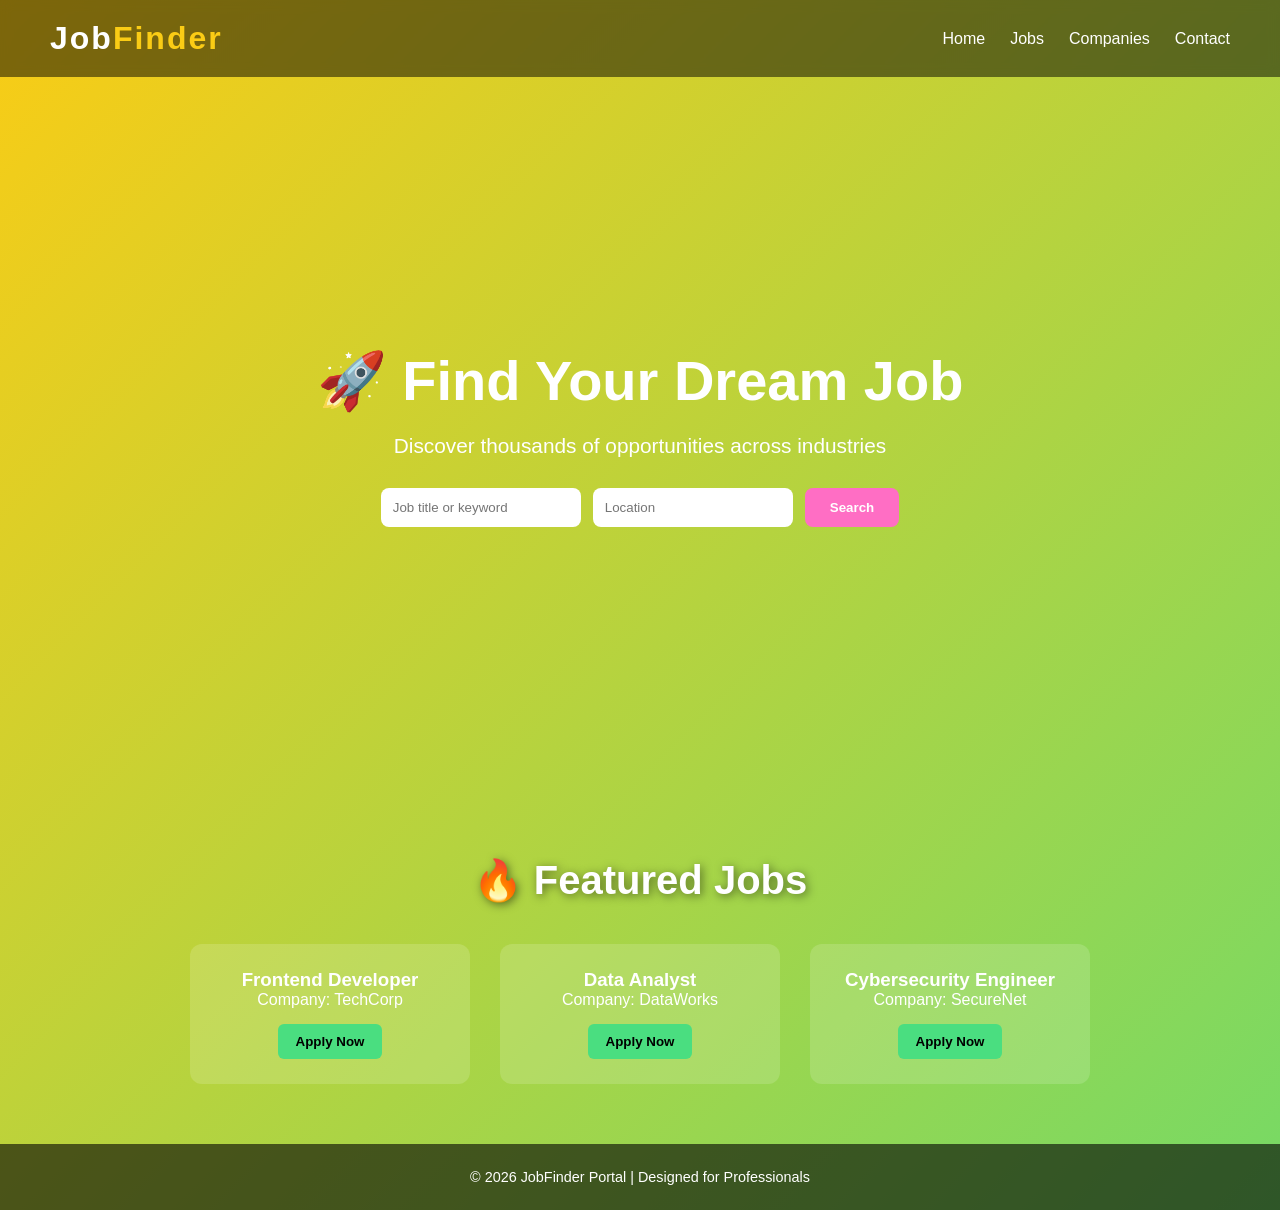
<file: experiment_1/index.html>
<!DOCTYPE html>
<html lang="en">
<head>
  <meta charset="UTF-8">
  <meta name="viewport" content="width=device-width, initial-scale=1.0">
  <title>Job Finder Portal</title>
  <link rel="stylesheet" href="style.css">
</head>
<body>
  <!-- Header -->
  <header>
    <h1 class="logo">Job<span>Finder</span></h1>
    <nav>
      <ul>
        <li><a href="#">Home</a></li>
        <li><a href="#">Jobs</a></li>
        <li><a href="#">Companies</a></li>
        <li><a href="#">Contact</a></li>
      </ul>
    </nav>
  </header>

  <!-- Hero Section -->
  <section class="hero">
    <div class="hero-content">
      <h2>🚀 Find Your Dream Job</h2>
      <p>Discover thousands of opportunities across industries</p>
      <form class="search-box">
        <input type="text" placeholder="Job title or keyword">
        <input type="text" placeholder="Location">
        <button type="submit">Search</button>
      </form>
    </div>
  </section>

  <!-- Featured Jobs -->
  <section class="jobs">
    <h2>🔥 Featured Jobs</h2>
    <div class="job-grid">
      <div class="job-card">
        <h3>Frontend Developer</h3>
        <p>Company: TechCorp</p>
        <button>Apply Now</button>
      </div>
      <div class="job-card">
        <h3>Data Analyst</h3>
        <p>Company: DataWorks</p>
        <button>Apply Now</button>
      </div>
      <div class="job-card">
        <h3>Cybersecurity Engineer</h3>
        <p>Company: SecureNet</p>
        <button>Apply Now</button>
      </div>
    </div>
  </section>

  <!-- Footer -->
  <footer>
    <p>&copy; 2026 JobFinder Portal | Designed for Professionals</p>
  </footer>
</body>
</html>
</file>
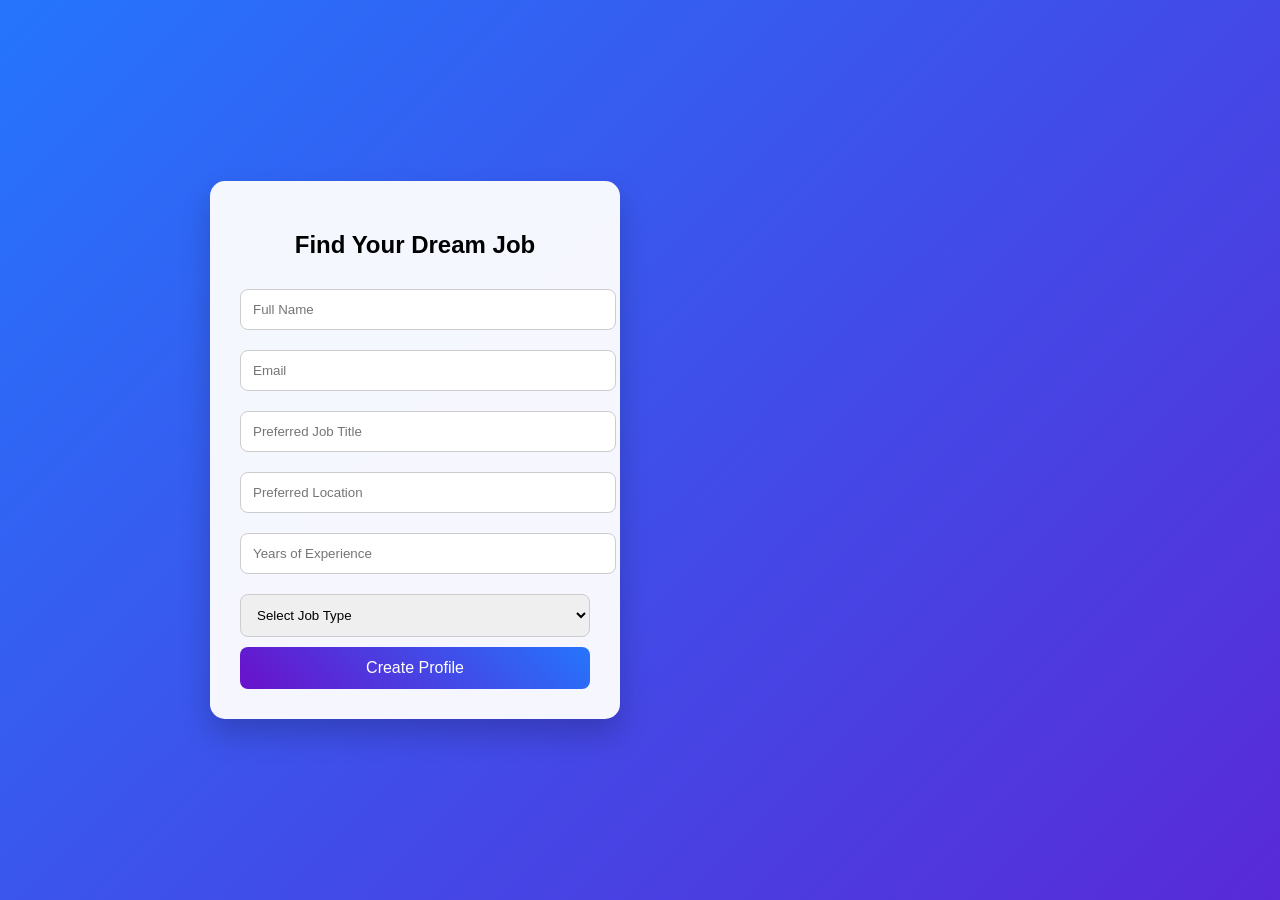
<file: experiment_3/index.html>
<!DOCTYPE html>
<html>
<head>
    <title>Dynamic Job Search Form</title>
    <link rel="stylesheet" href="style.css">
</head>
<body>

    <div class="wrapper">
        <div class="form-card">
            <h2>Find Your Dream Job</h2>

            <form id="jobForm">
                <input type="text" id="name" placeholder="Full Name" required>
                <input type="email" id="email" placeholder="Email" required>
                <input type="text" id="jobTitle" placeholder="Preferred Job Title" required>
                <input type="text" id="location" placeholder="Preferred Location" required>
                <input type="number" id="experience" placeholder="Years of Experience" required>

                <select id="jobType" required>
                    <option value="">Select Job Type</option>
                    <option>Full-Time</option>
                    <option>Part-Time</option>
                    <option>Internship</option>
                    <option>Remote</option>
                </select>

                <button type="submit">Create Profile</button>
            </form>
        </div>

        <div class="profile-card" id="profileCard">
            <h2>User Profile</h2>
            <div class="profile-content">
                <p><span>Name:</span> <strong id="pName"></strong></p>
                <p><span>Email:</span> <strong id="pEmail"></strong></p>
                <p><span>Job Title:</span> <strong id="pJobTitle"></strong></p>
                <p><span>Location:</span> <strong id="pLocation"></strong></p>
                <p><span>Experience:</span> <strong id="pExperience"></strong></p>
                <p><span>Job Type:</span> <strong id="pJobType"></strong></p>
            </div>
        </div>
    </div>

    <script src="script.js"></script>
</body>
</html>
</file>
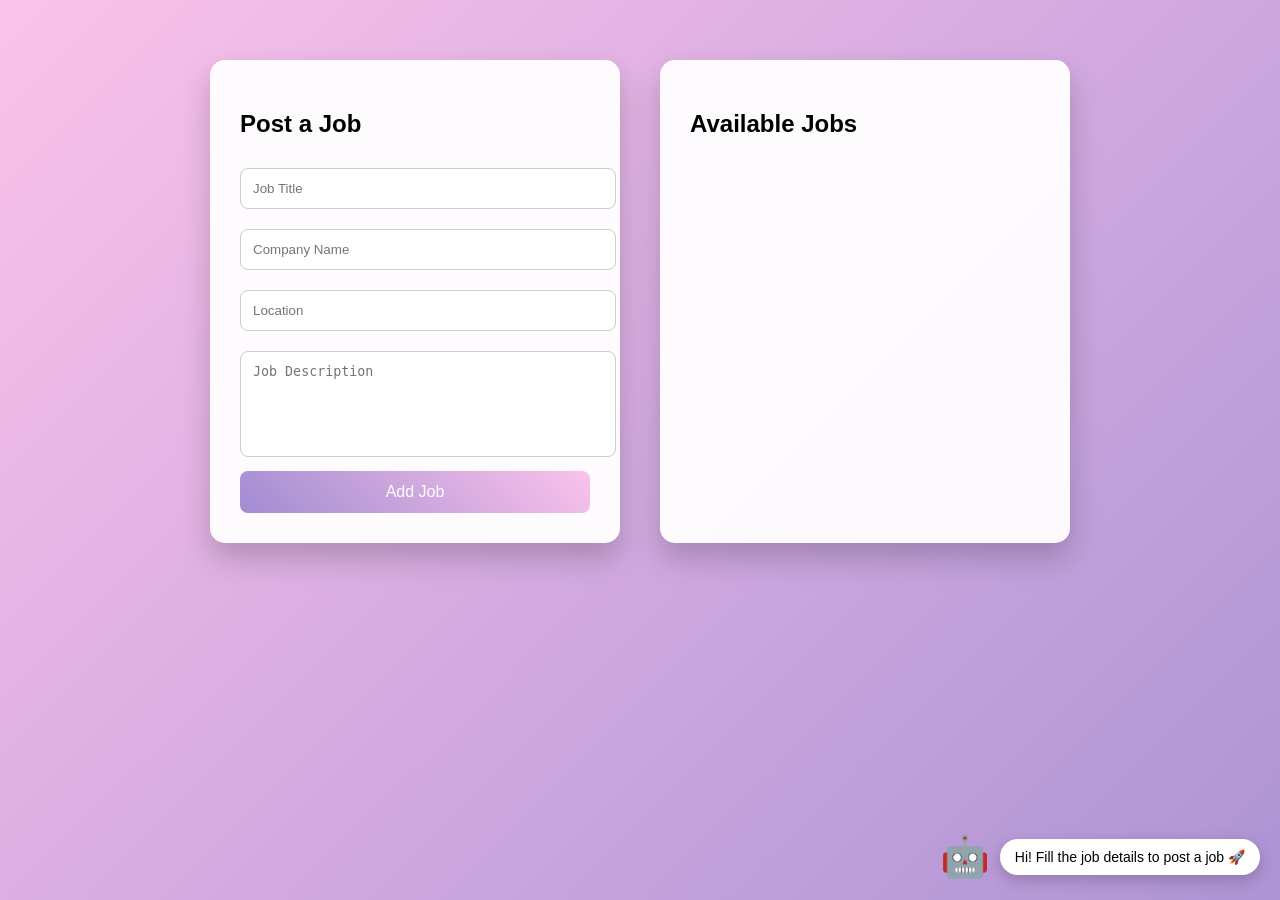
<file: experiment_4/index.html>
<!DOCTYPE html>
<html>
<head>
    <title>Animated Job Cards</title>
    <link rel="stylesheet" href="style.css">
</head>
<body>

    <div class="assistant">
        <div class="character">🤖</div>
        <div class="speech" id="speech">Hi! Fill the job details to post a job 🚀</div>
    </div>

    <div class="container">
        <div class="form-section">
            <h2>Post a Job</h2>
            <form id="jobForm">
                <input type="text" id="jobTitle" placeholder="Job Title" required>
                <input type="text" id="company" placeholder="Company Name" required>
                <input type="text" id="location" placeholder="Location" required>
                <textarea id="description" placeholder="Job Description" required></textarea>
                <button type="submit">Add Job</button>
            </form>
        </div>

        <div class="cards-section">
            <h2>Available Jobs</h2>
            <div id="jobCards"></div>
        </div>
    </div>

<script src="script.js"></script>
</body>
</html>
</file>
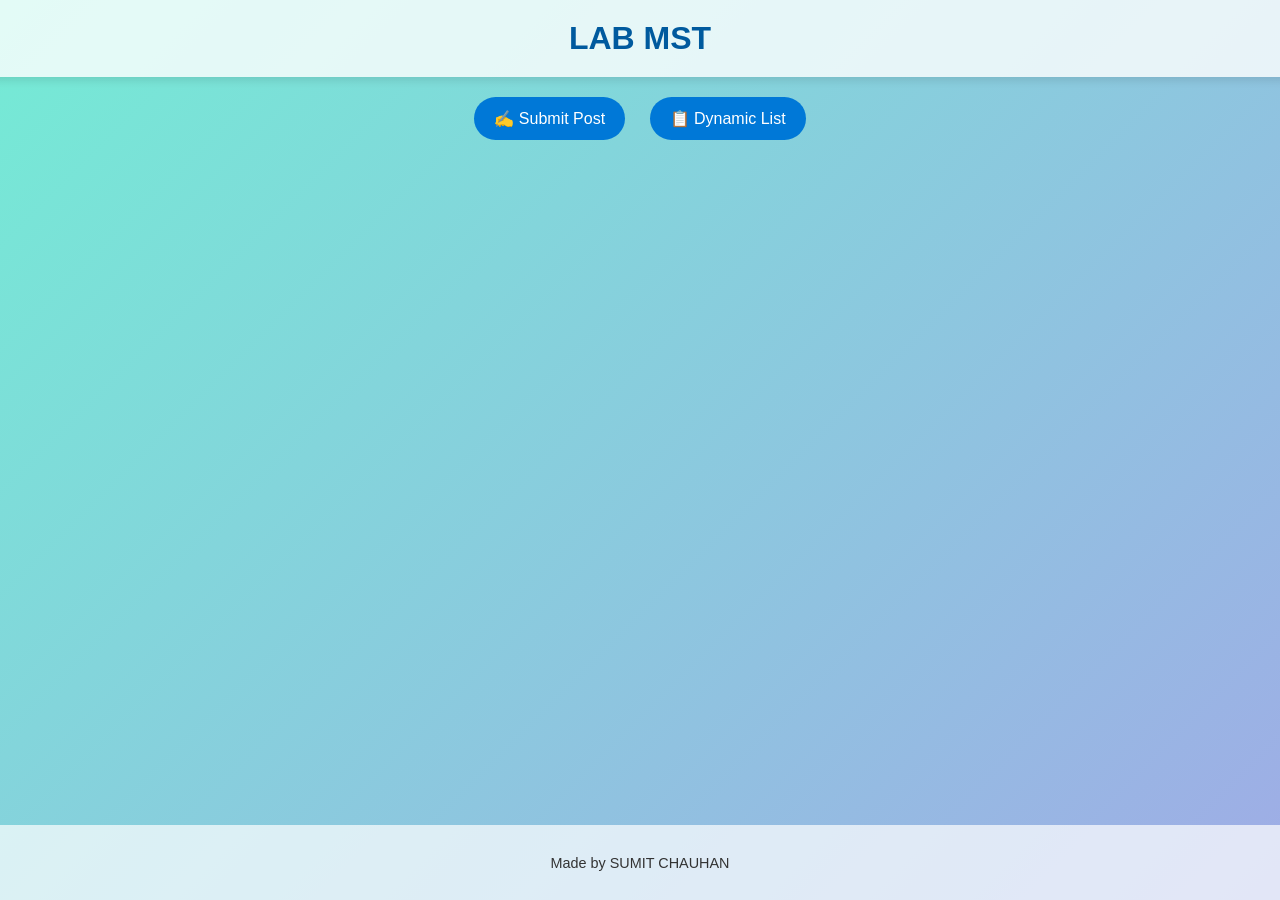
<file: mst/index.html>
<!DOCTYPE html>
<html lang="en">
<head>
  <meta charset="UTF-8">
  <title>Post & Dynamic List</title>
  <link rel="stylesheet" href="style.css">
</head>
<body>
  <header>
    <h1>LAB MST</h1>
  </header>

  <nav>
    <button id="showPost">✍️ Submit Post</button>
    <button id="showList">📋 Dynamic List</button>
  </nav>

  <section id="postSection" class="hidden fade">
    <h2>Submit a Post</h2>
    <form id="postForm">
      <label for="title">Title:</label>
      <input type="text" id="title" name="title" required>
      
      <label for="body">Body:</label>
      <textarea id="body" name="body" required></textarea>
      
      <button type="submit">🚀 Submit</button>
    </form>
    <p id="postMessage"></p>
  </section>

  <section id="listSection" class="hidden fade">
    <h2>Dynamic List</h2>
    <input type="text" id="itemInput" placeholder="Enter item">
    <button id="addItem">➕ Add Item</button>
    <button id="removeItem">➖ Remove Last Item</button>
    <ul id="itemList"></ul>
  </section>

  <footer>
    <p>Made by SUMIT CHAUHAN</p>
  </footer>

  <script src="script.js"></script>
</body>
</html>
</file>
<file: experiment_1/style.css>
/* Reset */
* {
  margin: 0;
  padding: 0;
  box-sizing: border-box;
  font-family: 'Segoe UI', sans-serif;
}

/* Animated Gradient Background */
body {
  background: linear-gradient(-45deg, #ff6ec4, #7873f5, #4ade80, #facc15);
  background-size: 400% 400%;
  animation: gradientBG 12s ease infinite;
  color: #fff;
}

@keyframes gradientBG {
  0% {background-position: 0% 50%;}
  50% {background-position: 100% 50%;}
  100% {background-position: 0% 50%;}
}

/* Header */
header {
  display: flex;
  justify-content: space-between;
  align-items: center;
  padding: 20px 50px;
  background: rgba(0,0,0,0.5);
  backdrop-filter: blur(6px);
  position: sticky;
  top: 0;
  z-index: 1000;
}

.logo {
  font-size: 2rem;
  font-weight: bold;
  letter-spacing: 2px;
}
.logo span {
  color: #facc15;
  animation: pulse 2s infinite;
}

@keyframes pulse {
  0% {color: #facc15;}
  50% {color: #4ade80;}
  100% {color: #facc15;}
}

nav ul {
  list-style: none;
  display: flex;
  gap: 25px;
}
nav a {
  text-decoration: none;
  color: #fff;
  font-weight: 500;
  transition: color 0.3s, transform 0.3s;
}
nav a:hover {
  color: #ff6ec4;
  transform: scale(1.1);
}

/* Hero Section */
.hero {
  display: flex;
  justify-content: center;
  align-items: center;
  height: 80vh;
  text-align: center;
  animation: fadeIn 2s ease-in-out;
}
.hero h2 {
  font-size: 3.5rem;
  margin-bottom: 20px;
  animation: bounce 2s infinite;
}
.hero p {
  font-size: 1.3rem;
  margin-bottom: 30px;
}

@keyframes bounce {
  0%, 100% {transform: translateY(0);}
  50% {transform: translateY(-12px);}
}

.search-box {
  display: flex;
  justify-content: center;
  gap: 12px;
}
.search-box input {
  padding: 12px;
  border-radius: 8px;
  border: none;
  outline: none;
  width: 200px;
}
.search-box button {
  padding: 12px 25px;
  border: none;
  border-radius: 8px;
  background: #ff6ec4;
  color: #fff;
  font-weight: bold;
  cursor: pointer;
  transition: transform 0.3s, background 0.3s;
}
.search-box button:hover {
  transform: scale(1.1);
  background: #facc15;
}

/* Jobs Section */
.jobs {
  padding: 60px;
  text-align: center;
}
.jobs h2 {
  font-size: 2.5rem;
  margin-bottom: 40px;
  text-shadow: 2px 2px 10px rgba(0,0,0,0.5);
}
.job-grid {
  display: flex;
  justify-content: center;
  gap: 30px;
  flex-wrap: wrap;
}
.job-card {
  background: rgba(255,255,255,0.15);
  padding: 25px;
  width: 280px;
  border-radius: 12px;
  transition: transform 0.5s, background 0.5s, box-shadow 0.5s;
  cursor: pointer;
}
.job-card:hover {
  transform: translateY(-12px) scale(1.05);
  background: rgba(255,255,255,0.25);
  box-shadow: 0 10px 25px rgba(0,0,0,0.3);
}
.job-card button {
  margin-top: 15px;
  padding: 10px 18px;
  border: none;
  border-radius: 6px;
  background: #4ade80;
  color: #000;
  font-weight: bold;
  cursor: pointer;
  transition: background 0.3s, transform 0.3s;
}
.job-card button:hover {
  background: #facc15;
  transform: scale(1.1);
}

/* Footer */
footer {
  text-align: center;
  padding: 25px;
  background: rgba(0,0,0,0.6);
  font-size: 0.9rem;
}
</file>
<file: experiment_3/style.css>
body {
    margin: 0;
    font-family: Arial, sans-serif;
    background: linear-gradient(-45deg, #667eea, #764ba2, #6a11cb, #2575fc);
    background-size: 400% 400%;
    animation: gradientMove 10s ease infinite;
    display: flex;
    justify-content: center;
    align-items: center;
    min-height: 100vh;
}

@keyframes gradientMove {
    0% { background-position: 0% 50%; }
    50% { background-position: 100% 50%; }
    100% { background-position: 0% 50%; }
}

.wrapper {
    display: flex;
    gap: 40px;
    flex-wrap: wrap;
    justify-content: center;
}

.form-card, .profile-card {
    background: rgba(255, 255, 255, 0.95);
    padding: 30px;
    width: 350px;
    border-radius: 15px;
    box-shadow: 0 15px 30px rgba(0,0,0,0.2);
    transform: translateY(0);
    transition: 0.4s;
}

.form-card:hover, .profile-card:hover {
    transform: translateY(-10px);
}

h2 {
    text-align: center;
    margin-bottom: 20px;
}

input, select {
    width: 100%;
    padding: 12px;
    margin: 10px 0;
    border-radius: 8px;
    border: 1px solid #ccc;
    transition: 0.3s;
}

input:focus, select:focus {
    border-color: #764ba2;
    box-shadow: 0 0 8px rgba(118,75,162,0.5);
    outline: none;
}

button {
    width: 100%;
    padding: 12px;
    background: linear-gradient(45deg, #6a11cb, #2575fc);
    color: white;
    border: none;
    border-radius: 8px;
    cursor: pointer;
    font-size: 16px;
    transition: 0.3s;
}

button:hover {
    transform: scale(1.05);
}

.profile-card {
    opacity: 0;
    transform: scale(0.8);
    transition: 0.5s ease;
}

.profile-card.active {
    opacity: 1;
    transform: scale(1);
}

.profile-content p {
    margin: 10px 0;
}

.profile-content span {
    color: #6a11cb;
    font-weight: bold;
}
</file>
<file: experiment_4/style.css>
body {
    margin: 0;
    font-family: Arial, sans-serif;
    background: linear-gradient(-45deg, #ff9a9e, #fad0c4, #a18cd1, #fbc2eb);
    background-size: 400% 400%;
    animation: bgMove 12s ease infinite;
}

@keyframes bgMove {
    0% { background-position: 0% 50%; }
    50% { background-position: 100% 50%; }
    100% { background-position: 0% 50%; }
}

.container {
    display: flex;
    gap: 40px;
    justify-content: center;
    padding: 60px 20px;
    flex-wrap: wrap;
}

.form-section, .cards-section {
    background: rgba(255,255,255,0.95);
    padding: 30px;
    border-radius: 15px;
    width: 350px;
    box-shadow: 0 15px 30px rgba(0,0,0,0.2);
    animation: slideUp 1s ease;
}

@keyframes slideUp {
    from { opacity: 0; transform: translateY(40px); }
    to { opacity: 1; transform: translateY(0); }
}

input, textarea {
    width: 100%;
    padding: 12px;
    margin: 10px 0;
    border-radius: 8px;
    border: 1px solid #ccc;
    transition: 0.3s;
}

input:focus, textarea:focus {
    border-color: #a18cd1;
    box-shadow: 0 0 10px rgba(161,140,209,0.6);
    outline: none;
}

textarea {
    resize: none;
    height: 80px;
}

button {
    width: 100%;
    padding: 12px;
    background: linear-gradient(45deg, #a18cd1, #fbc2eb);
    color: white;
    border: none;
    border-radius: 8px;
    cursor: pointer;
    font-size: 16px;
    transition: 0.3s;
}

button:hover {
    transform: scale(1.05);
}

#jobCards {
    margin-top: 20px;
    display: flex;
    flex-direction: column;
    gap: 20px;
}

.job-card {
    background: white;
    padding: 20px;
    border-radius: 12px;
    box-shadow: 0 10px 20px rgba(0,0,0,0.15);
    animation: fadeIn 0.5s ease;
    transition: 0.3s;
}

.job-card:hover {
    transform: translateY(-5px);
}

@keyframes fadeIn {
    from { opacity: 0; transform: scale(0.9); }
    to { opacity: 1; transform: scale(1); }
}

.assistant {
    position: fixed;
    bottom: 20px;
    right: 20px;
    display: flex;
    align-items: center;
    gap: 10px;
    animation: float 3s ease-in-out infinite;
}

@keyframes float {
    0% { transform: translateY(0); }
    50% { transform: translateY(-10px); }
    100% { transform: translateY(0); }
}

.character {
    font-size: 40px;
}

.speech {
    background: white;
    padding: 10px 15px;
    border-radius: 20px;
    box-shadow: 0 5px 15px rgba(0,0,0,0.2);
    font-size: 14px;
}
</file>
<file: mst/style.css>
body {
  font-family: 'Segoe UI', sans-serif;
  margin: 0;
  background: linear-gradient(135deg, #74ebd5, #9face6);
  color: #333;
  min-height: 100vh;
  display: flex;
  flex-direction: column;
  align-items: center;
}

header {
  background: rgba(255, 255, 255, 0.8);
  width: 100%;
  text-align: center;
  padding: 20px;
  box-shadow: 0 4px 8px rgba(0,0,0,0.1);
}

header h1 {
  margin: 0;
  font-size: 2rem;
  color: #005a9e;
  animation: slideDown 1s ease;
}

nav {
  margin: 20px;
}

nav button {
  margin: 0 10px;
  padding: 12px 20px;
  border: none;
  background: #0078d7;
  color: white;
  cursor: pointer;
  border-radius: 25px;
  font-size: 1rem;
  transition: transform 0.2s, background 0.3s;
}

nav button:hover {
  background: #005a9e;
  transform: scale(1.05);
}

section {
  background: white;
  padding: 25px;
  border-radius: 12px;
  box-shadow: 0 6px 12px rgba(0,0,0,0.15);
  width: 80%;
  max-width: 600px;
  margin-bottom: 20px;
}

.hidden {
  display: none;
}

.fade {
  opacity: 0;
  transition: opacity 0.5s ease-in-out;
}

.fade.show {
  opacity: 1;
}

form label {
  display: block;
  margin-top: 10px;
  font-weight: bold;
}

form input, form textarea {
  width: 100%;
  padding: 10px;
  margin-top: 5px;
  border: 1px solid #ccc;
  border-radius: 6px;
  transition: border-color 0.3s;
}

form input:focus, form textarea:focus {
  border-color: #0078d7;
  outline: none;
}

form button {
  margin-top: 15px;
  padding: 12px 20px;
  background: #28a745;
  color: white;
  border: none;
  border-radius: 25px;
  cursor: pointer;
  transition: background 0.3s, transform 0.2s;
}

form button:hover {
  background: #218838;
  transform: scale(1.05);
}

#postMessage {
  margin-top: 15px;
  font-weight: bold;
  color: green;
  animation: fadeIn 0.8s ease;
}

#itemList {
  margin-top: 15px;
  list-style: none;
  padding: 0;
}

#itemList li {
  padding: 10px;
  background: #e9ecef;
  margin-bottom: 8px;
  border-radius: 6px;
  animation: fadeInUp 0.5s ease;
}

footer {
  margin-top: auto;
  padding: 15px;
  text-align: center;
  background: rgba(255,255,255,0.7);
  width: 100%;
  font-size: 0.9rem;
}

@keyframes slideDown {
  from { transform: translateY(-50px); opacity: 0; }
  to { transform: translateY(0); opacity: 1; }
}

@keyframes fadeIn {
  from { opacity: 0; }
  to { opacity: 1; }
}

@keyframes fadeInUp {
  from { transform: translateY(20px); opacity: 0; }
  to { transform: translateY(0); opacity: 1; }
}
</file>
